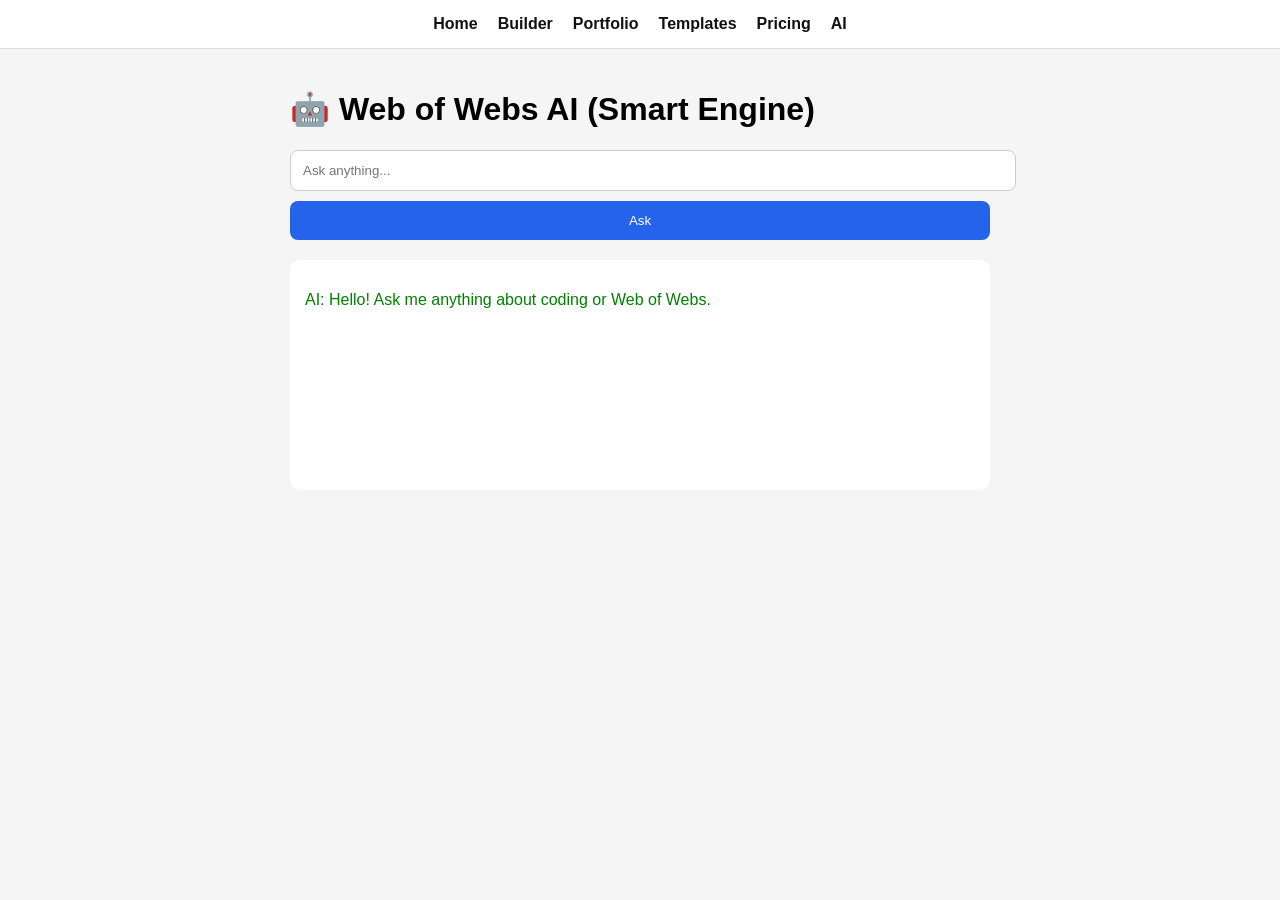
<file: AI.html>
<!DOCTYPE html>
<html>
<head>
  <title>AI Assistant - Web of Webs</title>

  <style>
    body { font-family: Arial; background:#f5f5f5; margin:0; }
    nav {
      background:white; padding:15px; display:flex;
      justify-content:center; gap:20px; border-bottom:1px solid #ddd;
    }
    nav a { text-decoration:none; color:#111; font-weight:bold; }

    .box {
      max-width:700px; margin:auto; padding:20px;
    }

    input {
      width:100%; padding:12px; border-radius:8px;
      border:1px solid #ccc;
    }

    button {
      width:100%; padding:12px; margin-top:10px;
      background:#2563eb; color:white; border:none;
      border-radius:8px; cursor:pointer;
    }

    .chat {
      margin-top:20px; background:white; padding:15px;
      border-radius:10px; min-height:200px;
    }

    .ai { color:green; }
    .user { color:blue; }
  </style>
</head>

<body>

<nav>
  <a href="index.html">Home</a>
  <a href="builder.html">Builder</a>
  <a href="portfolio.html">Portfolio</a>
  <a href="templates.html">Templates</a>
  <a href="pricing.html">Pricing</a>
  <a href="ai.html">AI</a>
</nav>

<div class="box">

<h1>🤖 Web of Webs AI (Smart Engine)</h1>

<input id="q" placeholder="Ask anything...">
<button onclick="askAI()">Ask</button>

<div class="chat" id="chat">
  <p class="ai">AI: Hello! Ask me anything about coding or Web of Webs.</p>
</div>

</div>

<script>
/* ================================
   🧠 KNOWLEDGE BASE (EXPANDABLE)
================================ */
const knowledge = [
  {k:"html", a:"HTML is used to structure web pages using elements like headings, paragraphs, images, and buttons."},
  {k:"css", a:"CSS is used to design websites including colors, layout, animations, and responsiveness."},
  {k:"javascript", a:"JavaScript makes websites interactive like buttons, forms, games, and apps."},
  {k:"python", a:"Python is a powerful language used in AI, data science, automation, and web development."},
  {k:"website", a:"A website is a collection of web pages made using HTML, CSS, and JavaScript."},
  {k:"ai", a:"AI (Artificial Intelligence) allows machines to simulate human thinking and decision-making."},
  {k:"web of webs", a:"Web of Webs is your platform to build websites, portfolios, templates, and AI-assisted tools."},
  {k:"react", a:"React is a JavaScript library used to build fast and modern web applications."},
  {k:"node", a:"Node.js is used to run JavaScript on the server side."},
  {k:"database", a:"Databases store user data like accounts, portfolios, and website content."}
];

/* ================================
   🤖 SMART SEARCH ENGINE
================================ */
function getAnswer(q){
  q = q.toLowerCase();

  for(let i=0;i<knowledge.length;i++){
    if(q.includes(knowledge[i].k)){
      return knowledge[i].a;
    }
  }

  return "I don't know this yet, but Web of Webs AI is learning. Try asking about HTML, CSS, Python, JavaScript, or website building.";
}

/* ================================
   💬 CHAT FUNCTION
================================ */
function askAI(){
  let q = document.getElementById("q").value;
  let chat = document.getElementById("chat");

  let ans = getAnswer(q);

  chat.innerHTML += "<p class='user'>You: "+q+"</p>";
  chat.innerHTML += "<p class='ai'>AI: "+ans+"</p>";

  document.getElementById("q").value = "";
}
</script>

</body>
</html>
</file>
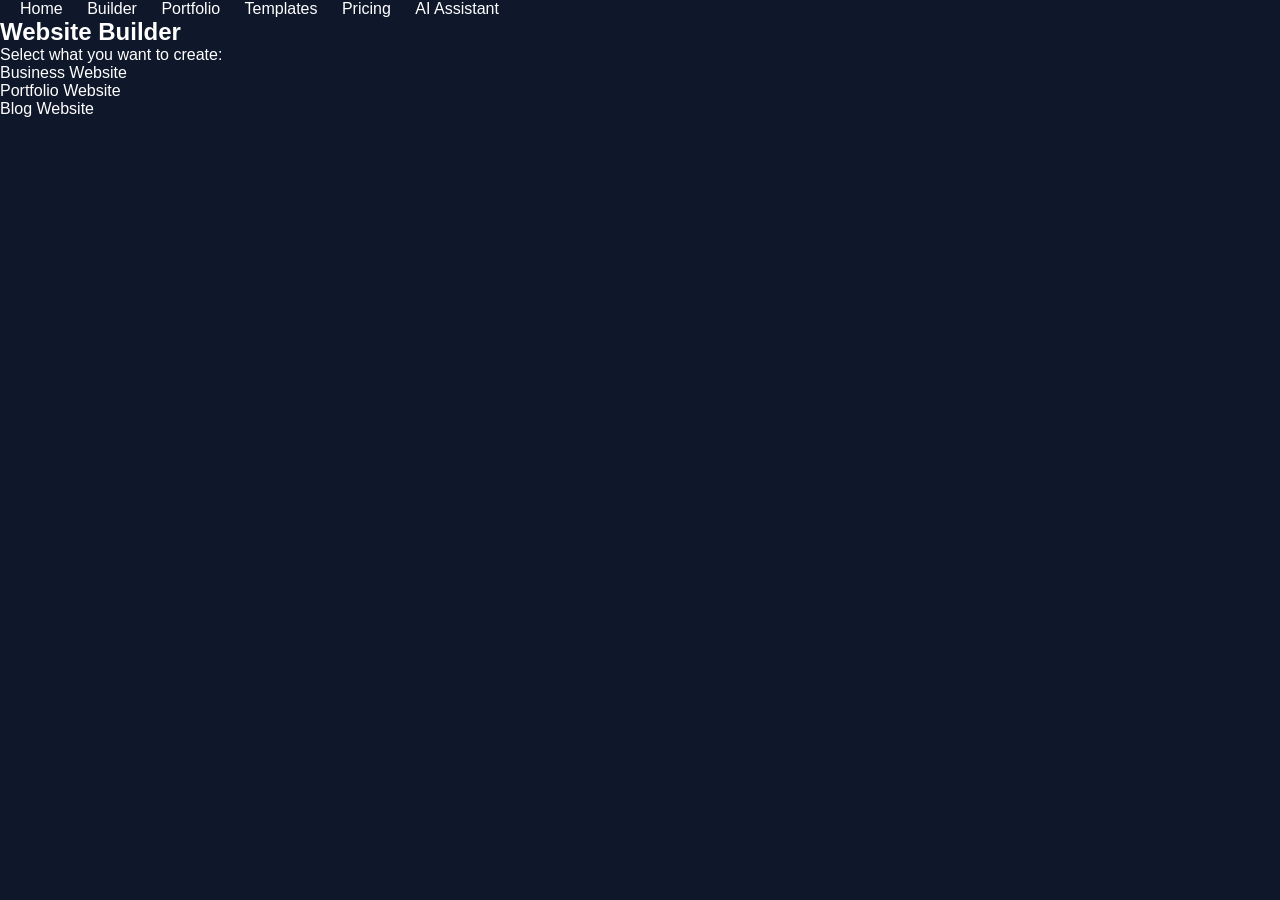
<file: Builder.html>
<!DOCTYPE html>
<html>
<head>
  <title>Website Builder</title>
  <link rel="stylesheet" href="style.css">
</head>
<body>

<nav>
  <a href="index.html">Home</a>
  <a href="builder.html">Builder</a>
  <a href="portfolio.html">Portfolio</a>
  <a href="templates.html">Templates</a>
  <a href="pricing.html">Pricing</a>
  <a href="ai.html">AI Assistant</a>
</nav>

<section>
  <h1>Website Builder</h1>
  <p>Select what you want to create:</p>

  <div class="grid">
    <div class="card">Business Website</div>
    <div class="card">Portfolio Website</div>
    <div class="card">Blog Website</div>
  </div>
</section>

</body>
</html>
</file>
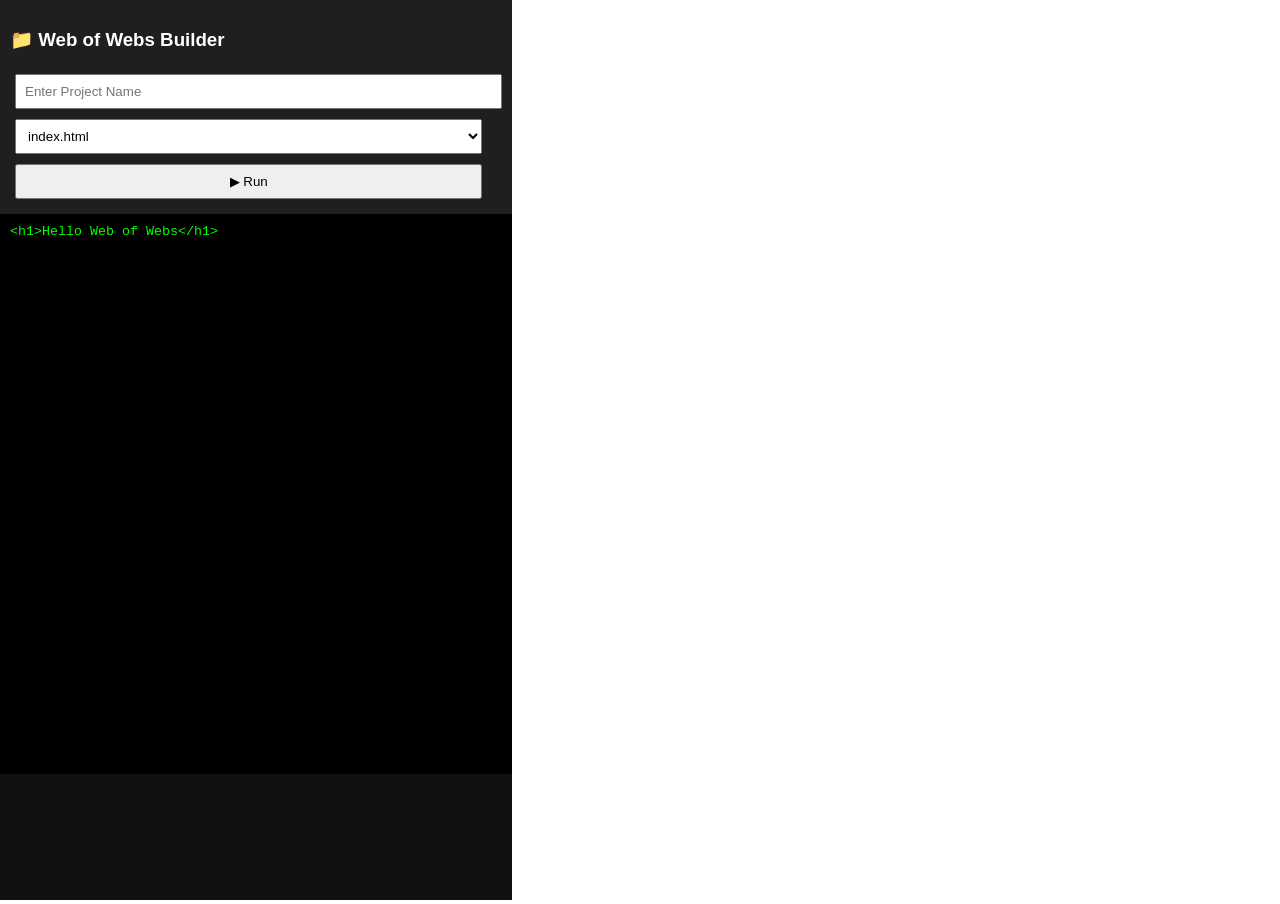
<file: builder.html>
<!DOCTYPE html>
<html>
<head>
  <title>Web of Webs - Builder</title>

  <style>
    body {
      margin: 0;
      font-family: Arial;
      display: flex;
      height: 100vh;
    }

    /* LEFT PANEL */
    .left {
      width: 40%;
      background: #111;
      color: white;
      display: flex;
      flex-direction: column;
    }

    .top {
      padding: 10px;
      background: #1f1f1f;
    }

    select, input, button {
      width: 95%;
      margin: 5px;
      padding: 8px;
    }

    textarea {
      width: 100%;
      height: 60vh;
      background: #000;
      color: #0f0;
      border: none;
      padding: 10px;
      font-family: monospace;
    }

    /* RIGHT PANEL */
    .right {
      width: 60%;
      background: white;
    }

    iframe {
      width: 100%;
      height: 100%;
      border: none;
    }
  </style>
</head>

<body>

<!-- LEFT SIDE -->
<div class="left">

  <div class="top">
    <h3>📁 Web of Webs Builder</h3>

    <input id="projectName" placeholder="Enter Project Name">

    <select id="fileSelect" onchange="switchFile()">
      <option value="html">index.html</option>
      <option value="css">style.css</option>
      <option value="js">script.js</option>
    </select>

    <button onclick="runCode()">▶ Run</button>
  </div>

  <textarea id="editor"></textarea>

</div>

<!-- RIGHT SIDE -->
<div class="right">
  <iframe id="preview"></iframe>
</div>

<script>

let files = {
  html: "<h1>Hello Web of Webs</h1>",
  css: "body { font-family: Arial; background: #f0f0f0; }",
  js: "console.log('Hello');"
};

let current = "html";

/* LOAD FILE */
function switchFile(){
  saveFile();
  current = document.getElementById("fileSelect").value;
  document.getElementById("editor").value = files[current];
}

/* SAVE FILE */
function saveFile(){
  files[current] = document.getElementById("editor").value;
}

/* RUN CODE */
function runCode(){
  saveFile();

  let html = files.html;
  let css = "<style>" + files.css + "</style>";
  let js = "<script>" + files.js + "<\/script>";

  let output = html + css + js;

  document.getElementById("preview").srcdoc = output;
}

/* INIT */
document.getElementById("editor").value = files.html;

</script>

</body>
</html>
</file>
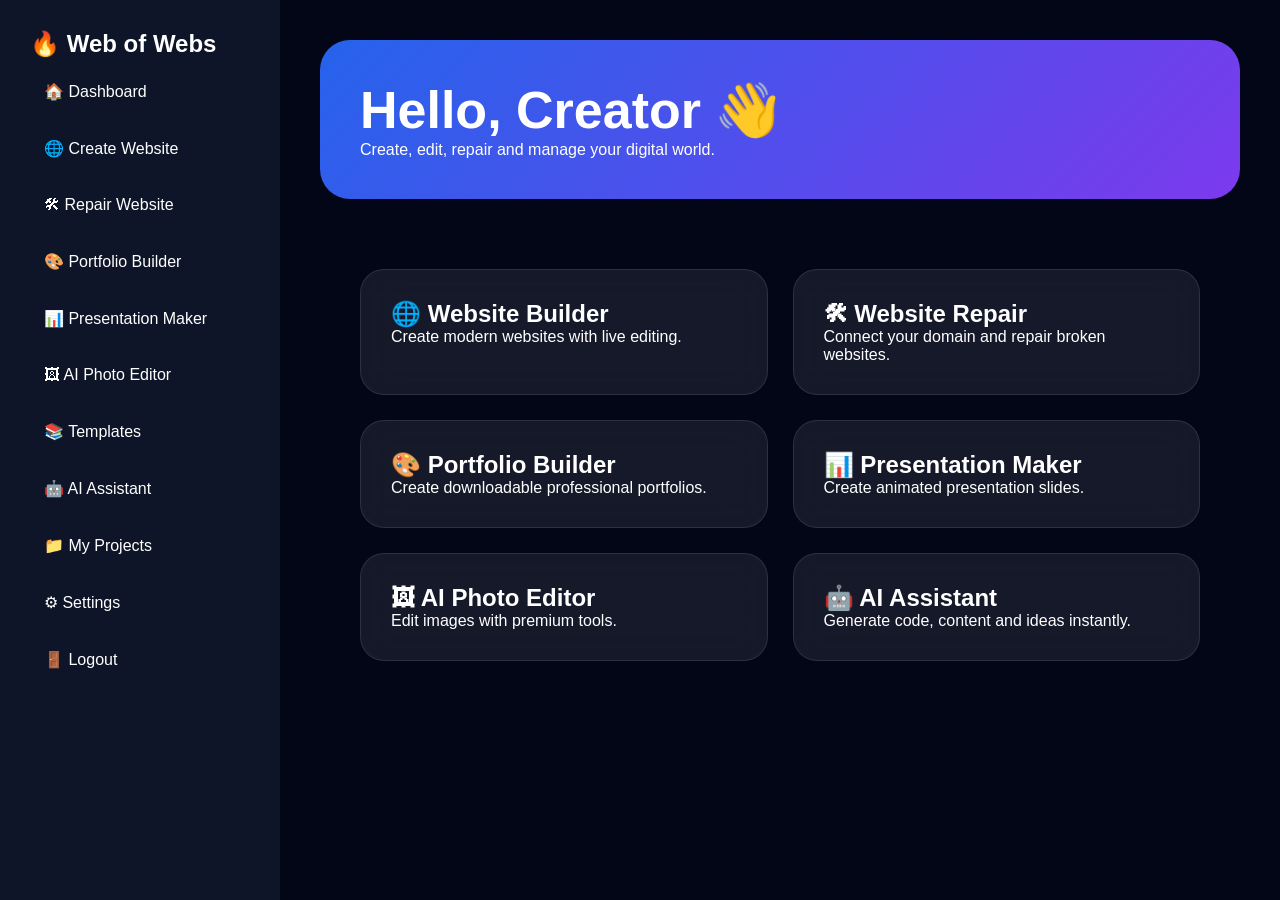
<file: dashboard.html>
<!DOCTYPE html>
<html lang="en">
<head>
<meta charset="UTF-8">
<meta name="viewport" content="width=device-width, initial-scale=1.0">
<title>Dashboard</title>
<link rel="stylesheet" href="style.css">
</head>
<body class="dashboard-body">

<div class="sidebar glass">

<h2>🔥 Web of Webs</h2>

<a href="dashboard.html">🏠 Dashboard</a>
<a href="website-builder.html">🌐 Create Website</a>
<a href="repair.html">🛠 Repair Website</a>
<a href="portfolio.html">🎨 Portfolio Builder</a>
<a href="presentation.html">📊 Presentation Maker</a>
<a href="photo-editor.html">🖼 AI Photo Editor</a>
<a href="#">📚 Templates</a>
<a href="#">🤖 AI Assistant</a>
<a href="#">📁 My Projects</a>
<a href="#">⚙ Settings</a>
<a href="#" onclick="logout()">🚪 Logout</a>

</div>

<div class="main-content modern-main">

<div class="hero-dashboard glass">
<h1 id="welcome"></h1>
<p>Create, edit, repair and manage your digital world.</p>
</div>

<div class="dashboard-grid">

<a href="website-builder.html" class="dashboard-card modern-card">
<h2>🌐 Website Builder</h2>
<p>Create modern websites with live editing.</p>
</a>

<a href="repair.html" class="dashboard-card modern-card">
<h2>🛠 Website Repair</h2>
<p>Connect your domain and repair broken websites.</p>
</a>

<a href="portfolio.html" class="dashboard-card modern-card">
<h2>🎨 Portfolio Builder</h2>
<p>Create downloadable professional portfolios.</p>
</a>

<a href="presentation.html" class="dashboard-card modern-card">
<h2>📊 Presentation Maker</h2>
<p>Create animated presentation slides.</p>
</a>

<a href="photo-editor.html" class="dashboard-card modern-card">
<h2>🖼 AI Photo Editor</h2>
<p>Edit images with premium tools.</p>
</a>

<a href="#" class="dashboard-card modern-card">
<h2>🤖 AI Assistant</h2>
<p>Generate code, content and ideas instantly.</p>
</a>

</div>

</div>

<script src="script.js"></script>

</body>
</html>
</file>
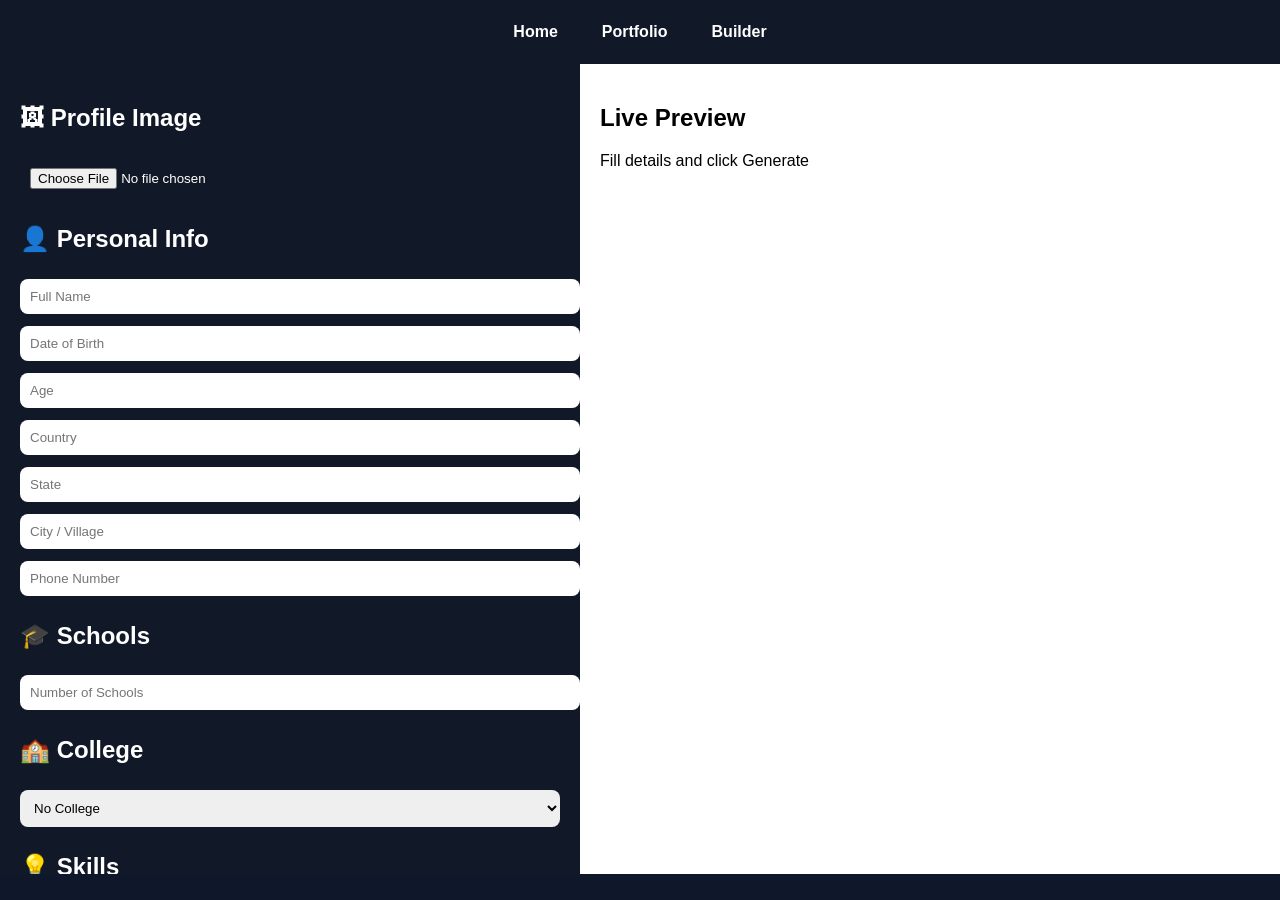
<file: portfolio-builder.html>
<!DOCTYPE html>
<html>
<head>
  <title>Web of Webs - Portfolio Builder</title>

  <style>
    body {
      margin: 0;
      font-family: Arial;
      background: #0f172a;
      color: white;
    }

    /* NAV */
    nav {
      background: #111827;
      padding: 15px;
      display: flex;
      justify-content: center;
      gap: 20px;
    }

    nav a {
      color: white;
      text-decoration: none;
      font-weight: bold;
      padding: 8px 12px;
      border-radius: 6px;
    }

    nav a:hover {
      background: #2563eb;
    }

    /* LAYOUT */
    .container {
      display: flex;
      height: 90vh;
    }

    .left {
      width: 45%;
      background: #111827;
      padding: 20px;
      overflow-y: auto;
    }

    .right {
      width: 55%;
      background: white;
      color: black;
      padding: 20px;
      overflow-y: auto;
    }

    input, textarea, select {
      width: 100%;
      padding: 10px;
      margin: 6px 0;
      border-radius: 8px;
      border: none;
      outline: none;
    }

    button {
      width: 100%;
      padding: 12px;
      margin-top: 10px;
      border: none;
      border-radius: 8px;
      background: #3b82f6;
      color: white;
      font-weight: bold;
      cursor: pointer;
    }

    button:hover {
      background: #2563eb;
    }

    .card {
      background: #f3f4f6;
      padding: 15px;
      margin: 10px 0;
      border-radius: 10px;
    }

    .title {
      font-size: 24px;
      font-weight: bold;
    }

    img {
      width: 120px;
      height: 120px;
      border-radius: 50%;
      object-fit: cover;
    }
  </style>
</head>

<body>

<!-- NAVBAR -->
<nav>
  <a href="index.html">Home</a>
  <a href="portfolio.html">Portfolio</a>
  <a href="portfolio-builder.html">Builder</a>
</nav>

<div class="container">

  <!-- LEFT -->
  <div class="left">

    <h2>🖼 Profile Image</h2>
    <input type="file" id="imageInput" accept="image/*">

    <h2>👤 Personal Info</h2>

    <input id="name" placeholder="Full Name">
    <input id="dob" placeholder="Date of Birth">
    <input id="age" placeholder="Age">
    <input id="country" placeholder="Country">
    <input id="state" placeholder="State">
    <input id="city" placeholder="City / Village">
    <input id="phone" placeholder="Phone Number">

    <h2>🎓 Schools</h2>
    <input id="schoolCount" type="number" min="1" max="12" placeholder="Number of Schools" onchange="generateSchools()">
    <div id="schoolsBox"></div>

    <h2>🏫 College</h2>
    <select id="collegeYes" onchange="toggleCollege()">
      <option value="no">No College</option>
      <option value="yes">Yes College</option>
    </select>
    <div id="collegeBox"></div>

    <h2>💡 Skills</h2>
    <input id="skills" placeholder="HTML, CSS, JS">

    <h2>📁 Project</h2>
    <input id="projectName" placeholder="Project Name">
    <input id="projectDesc" placeholder="Project Description">

    <button onclick="generate()">✨ Generate Portfolio</button>
    <button onclick="downloadPortfolio()">💾 Download Portfolio</button>

  </div>

  <!-- RIGHT -->
  <div class="right" id="preview">
    <h2>Live Preview</h2>
    <p>Fill details and click Generate</p>
  </div>

</div>

<script>

let profileImage = "";

/* IMAGE UPLOAD */
document.getElementById("imageInput").onchange = function(e){
  let reader = new FileReader();
  reader.onload = function(){
    profileImage = reader.result;
  };
  reader.readAsDataURL(e.target.files[0]);
};

/* SCHOOL FIELDS */
function generateSchools(){
  let count = document.getElementById("schoolCount").value;
  let box = document.getElementById("schoolsBox");
  box.innerHTML = "";

  for(let i=1;i<=count;i++){
    box.innerHTML += `
      <input placeholder="School ${i} Name" id="school${i}">
      <input placeholder="School ${i} Location" id="schoolloc${i}">
    `;
  }
}

/* COLLEGE */
function toggleCollege(){
  let val = document.getElementById("collegeYes").value;
  let box = document.getElementById("collegeBox");

  if(val === "yes"){
    box.innerHTML = `
      <input id="collegeName" placeholder="College Name">
      <input id="collegePlace" placeholder="College Location">
      <input id="course" placeholder="Course">
    `;
  } else {
    box.innerHTML = "";
  }
}

/* GENERATE */
function generate(){

  let html = "";

  html += `
    <div class="card" style="text-align:center">
      ${profileImage ? `<img src="${profileImage}">` : ""}
      <div class="title">${document.getElementById("name").value}</div>
      <p>${document.getElementById("age").value} years old</p>
    </div>
  `;

  html += `
    <div class="card">
      <b>DOB:</b> ${document.getElementById("dob").value}<br>
      <b>Location:</b> ${document.getElementById("city").value}, ${document.getElementById("state").value}, ${document.getElementById("country").value}<br>
      <b>Phone:</b> ${document.getElementById("phone").value}
    </div>
  `;

  let count = document.getElementById("schoolCount").value;
  let schools = "";

  for(let i=1;i<=count;i++){
    schools += `<p>🏫 ${document.getElementById("school"+i).value} - ${document.getElementById("schoolloc"+i).value}</p>`;
  }

  html += `<div class="card"><h3>Schools</h3>${schools}</div>`;

  if(document.getElementById("collegeYes").value === "yes"){
    html += `
      <div class="card">
        <h3>College</h3>
        ${document.getElementById("collegeName").value}<br>
        ${document.getElementById("collegePlace").value}<br>
        ${document.getElementById("course").value}
      </div>
    `;
  }

  html += `<div class="card"><h3>Skills</h3>${document.getElementById("skills").value}</div>`;

  html += `
    <div class="card">
      <h3>Project</h3>
      <b>${document.getElementById("projectName").value}</b><br>
      ${document.getElementById("projectDesc").value}
    </div>
  `;

  document.getElementById("preview").innerHTML = html;
}

/* ✅ FIXED DOWNLOAD */
function downloadPortfolio(){

  let content = document.getElementById("preview").innerHTML;

  if(!content || content.includes("Fill details")){
    alert("Please generate portfolio first!");
    return;
  }

  let fullHTML = `
  <!DOCTYPE html>
  <html>
  <head>
    <title>My Portfolio</title>
    <style>
      body { font-family: Arial; padding: 20px; background: #f5f5f5; }
      .card { background: white; padding: 15px; margin: 10px 0; border-radius: 10px; }
      img { width: 120px; height: 120px; border-radius: 50%; }
    </style>
  </head>
  <body>
    ${content}
  </body>
  </html>
  `;

  let blob = new Blob([fullHTML], {type: "text/html"});
  let link = document.createElement("a");

  link.href = URL.createObjectURL(blob);
  link.download = "my-portfolio.html";
  link.click();
}

</script>

</body>
</html>
</file>
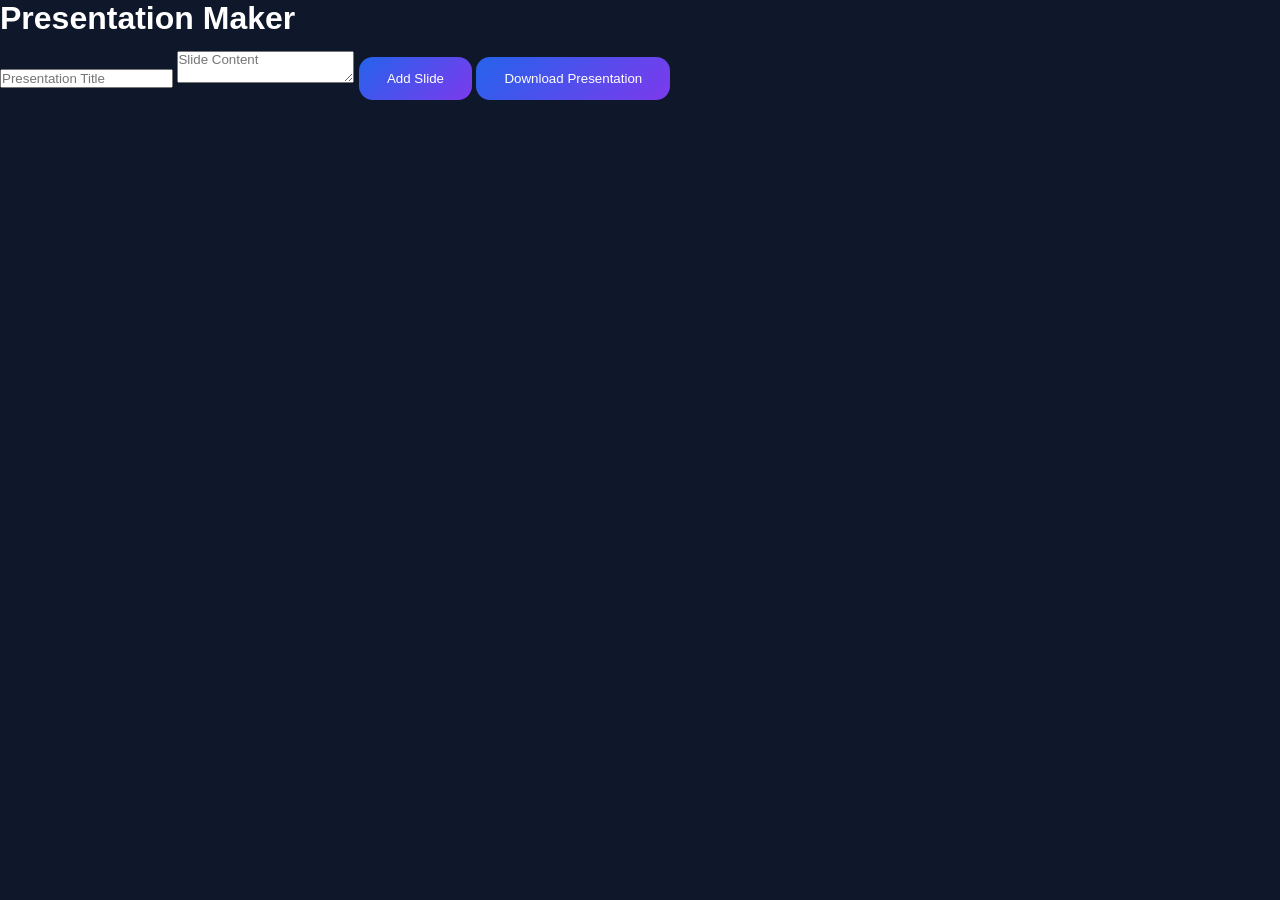
<file: presentation.html>
<!DOCTYPE html>
<html>
<head>
  <title>Presentation Maker</title>
  <link rel="stylesheet" href="style.css">
</head>
<body>

<div class="portfolio-container">

  <h1>Presentation Maker</h1>

  <input type="text" placeholder="Presentation Title">

  <textarea placeholder="Slide Content"></textarea>

  <button>Add Slide</button>

  <button>Download Presentation</button>

</div>

</body>
</html>
</file>
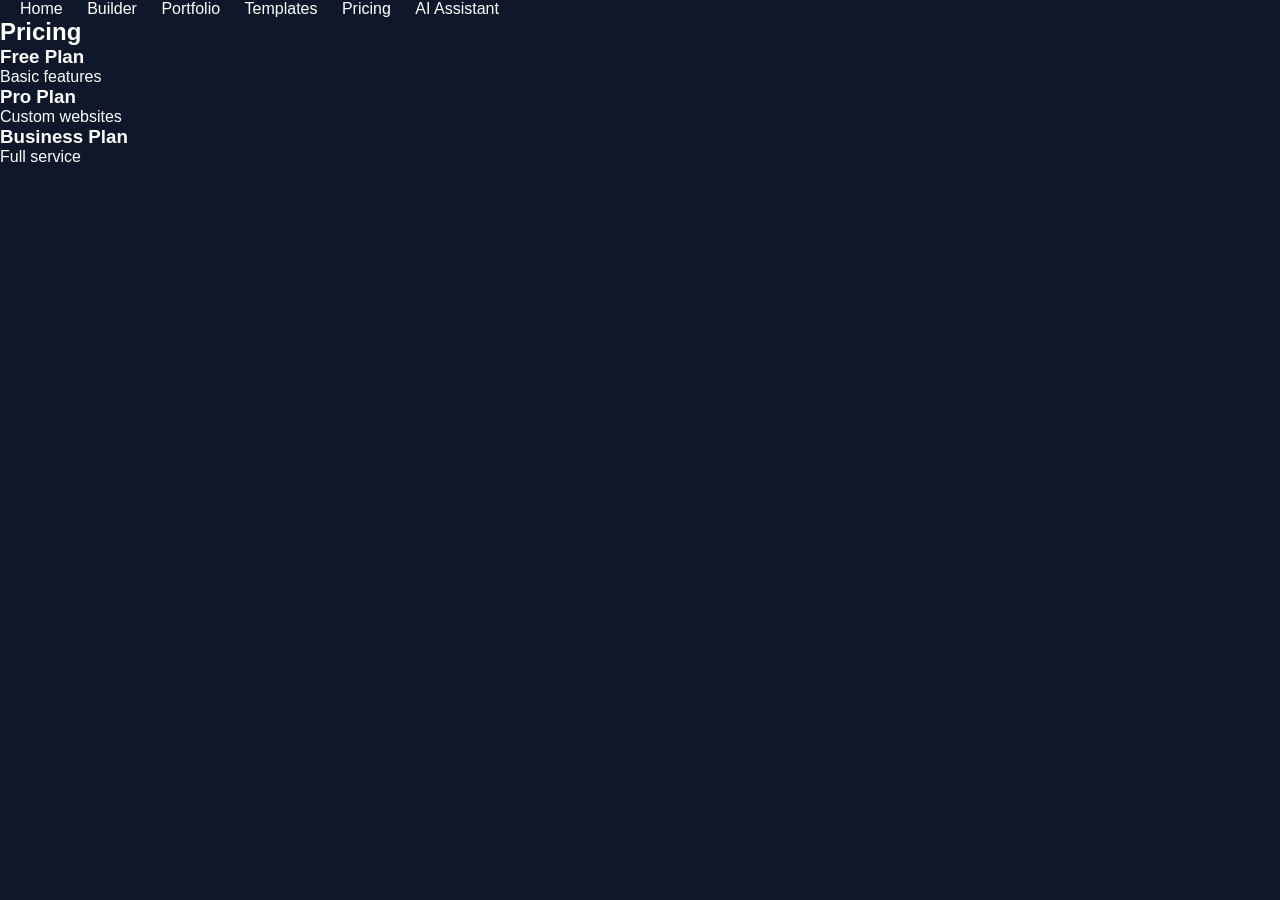
<file: Pricing .html>
<!DOCTYPE html>
<html>
<head>
  <title>Pricing</title>
  <link rel="stylesheet" href="style.css">
</head>
<body>

<nav>
  <a href="index.html">Home</a>
  <a href="builder.html">Builder</a>
  <a href="portfolio.html">Portfolio</a>
  <a href="templates.html">Templates</a>
  <a href="pricing.html">Pricing</a>
  <a href="ai.html">AI Assistant</a>
</nav>

<section>
  <h1>Pricing</h1>

  <div class="grid">
    <div class="card">
      <h3>Free Plan</h3>
      <p>Basic features</p>
    </div>

    <div class="card">
      <h3>Pro Plan</h3>
      <p>Custom websites</p>
    </div>

    <div class="card">
      <h3>Business Plan</h3>
      <p>Full service</p>
    </div>
  </div>
</section>

</body>
</html>
</file>
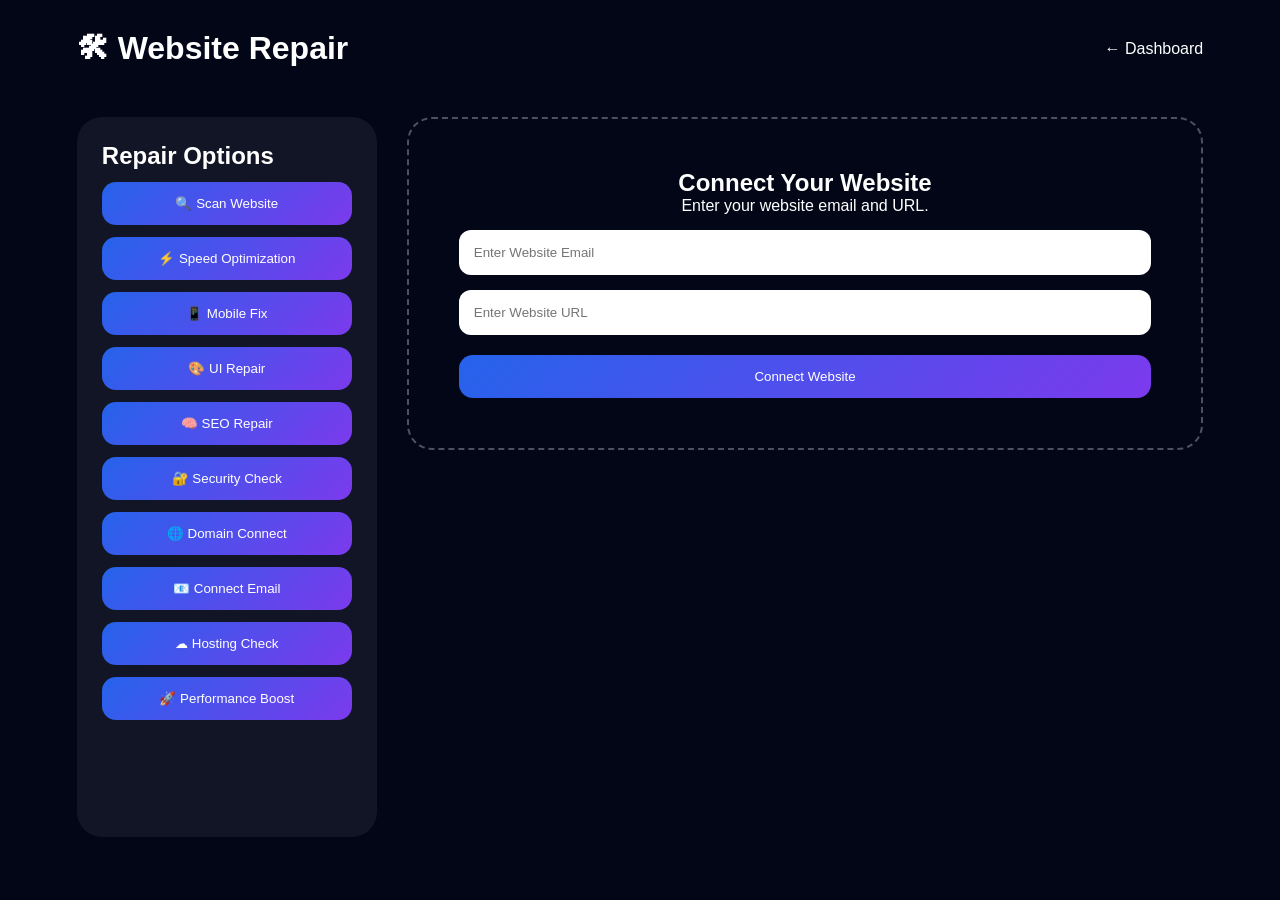
<file: repair.html>
<!DOCTYPE html>
<html lang="en">
<head>
<meta charset="UTF-8">
<meta name="viewport" content="width=device-width, initial-scale=1.0">
<title>Repair Website</title>
<link rel="stylesheet" href="style.css">
</head>

<body class="tool-body">

<div class="tool-navbar">
<h1>🛠 Website Repair</h1>
<a href="dashboard.html">← Dashboard</a>
</div>

<div class="editor-layout">

<div class="editor-sidebar">

<h2>Repair Options</h2>

<button>🔍 Scan Website</button>
<button>⚡ Speed Optimization</button>
<button>📱 Mobile Fix</button>
<button>🎨 UI Repair</button>
<button>🧠 SEO Repair</button>
<button>🔐 Security Check</button>
<button>🌐 Domain Connect</button>
<button>📧 Connect Email</button>
<button>☁ Hosting Check</button>
<button>🚀 Performance Boost</button>

</div>

<div class="editor-main">

<div class="upload-box">
<h2>Connect Your Website</h2>
<p>Enter your website email and URL.</p>

<input type="email" placeholder="Enter Website Email"
style="width:100%;padding:15px;border:none;border-radius:12px;margin-top:15px;">

<input type="text" placeholder="Enter Website URL"
style="width:100%;padding:15px;border:none;border-radius:12px;margin-top:15px;">

<button style="width:100%;">Connect Website</button>

</div>

</div>

</div>

</body>
</html>
</file>
<file: style.css>
*{
margin:0;
padding:0;
box-sizing:border-box;
font-family:Inter,sans-serif;
}

body{
background:#0f172a;
color:white;
overflow-x:hidden;
}

.navbar{
padding:20px 8%;
display:flex;
justify-content:space-between;
align-items:center;
position:fixed;
width:100%;
backdrop-filter:blur(20px);
background:rgba(15,23,42,0.5);
z-index:1000;
}

.logo{
font-size:32px;
font-weight:700;
}

nav a{
text-decoration:none;
color:white;
margin-left:20px;
}

.hero{
height:100vh;
display:flex;
align-items:center;
justify-content:center;
position:relative;
}

.slide{
position:absolute;
width:100%;
height:100%;
object-fit:cover;
opacity:0;
transition:1s;
}

.slide.active{
opacity:1;
}

.overlay{
position:absolute;
width:100%;
height:100%;
background:rgba(0,0,0,0.65);
}

.hero-content{
position:relative;
z-index:2;
text-align:center;
max-width:800px;
}

.hero-content h1{
font-size:70px;
margin-bottom:20px;
}

.hero-content p{
font-size:22px;
line-height:1.7;
}

.main-btn,
button{
background:linear-gradient(135deg,#2563eb,#7c3aed);
border:none;
padding:14px 28px;
border-radius:14px;
color:white;
margin-top:20px;
cursor:pointer;
transition:0.3s;
}

button:hover{
transform:translateY(-3px);
}

.features,
.dashboard-grid{
display:grid;
grid-template-columns:repeat(auto-fit,minmax(280px,1fr));
gap:25px;
padding:40px;
}

.feature-card,
.modern-card{
background:rgba(255,255,255,0.08);
backdrop-filter:blur(18px);
padding:30px;
border-radius:24px;
text-decoration:none;
color:white;
transition:0.3s;
border:1px solid rgba(255,255,255,0.1);
}

.feature-card:hover,
.modern-card:hover{
transform:translateY(-10px);
}

.login-body{
height:100vh;
display:flex;
justify-content:center;
align-items:center;
background:linear-gradient(135deg,#0f172a,#111827,#312e81);
}

.login-container{
width:380px;
background:rgba(255,255,255,0.08);
padding:40px;
border-radius:28px;
backdrop-filter:blur(20px);
}

.login-container input{
width:100%;
padding:14px;
margin-top:15px;
border:none;
border-radius:12px;
}

.dashboard-body{
display:flex;
background:#020617;
}

.sidebar{
width:280px;
height:100vh;
position:fixed;
padding:30px;
background:rgba(15,23,42,0.95);
}

.sidebar a{
display:block;
text-decoration:none;
color:white;
padding:14px;
margin-top:10px;
border-radius:12px;
transition:0.3s;
}

.sidebar a:hover{
background:rgba(255,255,255,0.1);
}

.main-content{
margin-left:280px;
width:100%;
padding:40px;
}

.hero-dashboard{
padding:40px;
border-radius:30px;
background:linear-gradient(135deg,#2563eb,#7c3aed);
margin-bottom:30px;
}

.hero-dashboard h1{
font-size:52px;
}

.tool-body{
background:#020617;
min-height:100vh;
}

.tool-navbar{
display:flex;
justify-content:space-between;
padding:30px 6%;
align-items:center;
}

.tool-navbar a{
color:white;
text-decoration:none;
}

.editor-layout{
display:flex;
gap:30px;
padding:20px 6%;
}

.editor-sidebar{
width:300px;
background:rgba(255,255,255,0.06);
padding:25px;
border-radius:25px;
height:80vh;
overflow:auto;
}

.editor-sidebar button{
width:100%;
margin-top:12px;
}

.editor-main{
flex:1;
}

.upload-box{
border:2px dashed rgba(255,255,255,0.3);
padding:50px;
border-radius:25px;
display:block;
text-align:center;
margin-bottom:20px;
}

.preview-box{
background:rgba(255,255,255,0.08);
padding:20px;
border-radius:25px;
}

.preview-box img{
width:100%;
border-radius:20px;
}

@media(max-width:900px){
.sidebar{
display:none;
}

.main-content{
margin-left:0;
}

.hero-content h1{
font-size:42px;
}

.editor-layout{
flex-direction:column;
}
}
</file>
